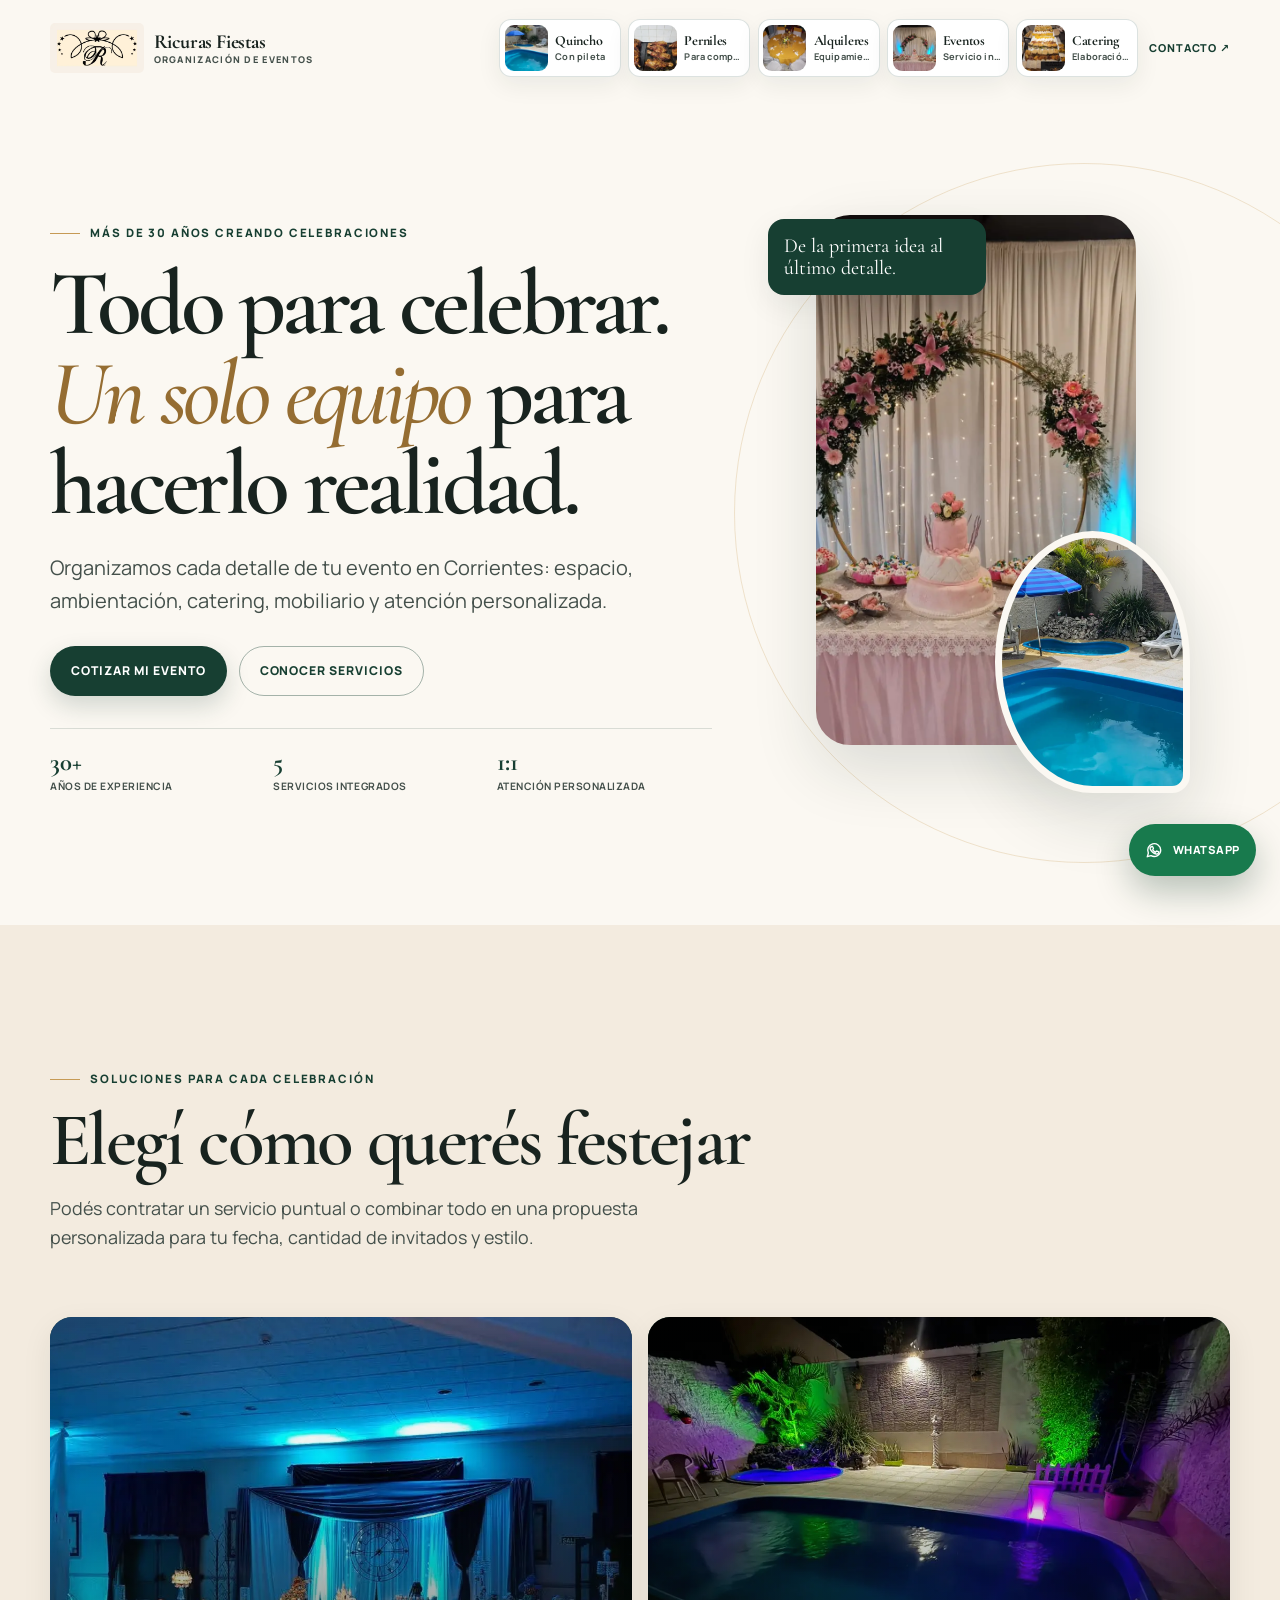
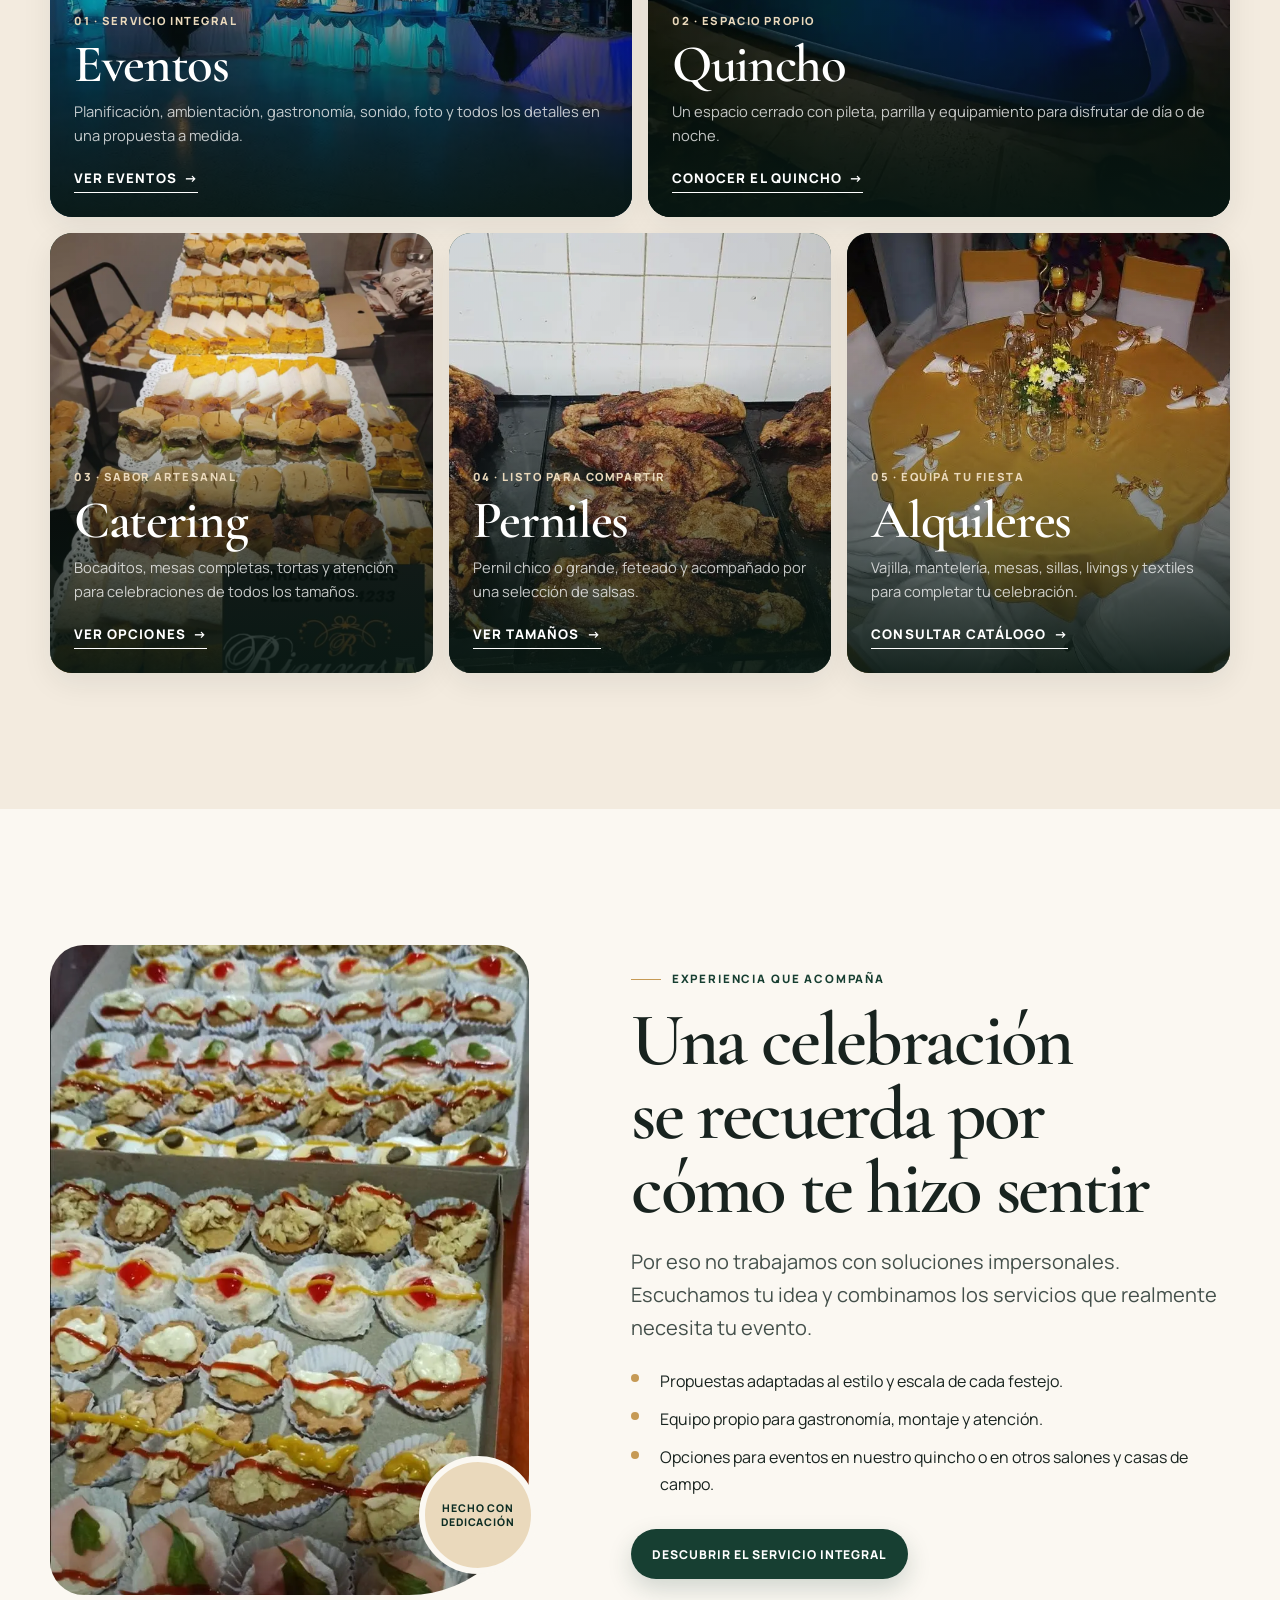
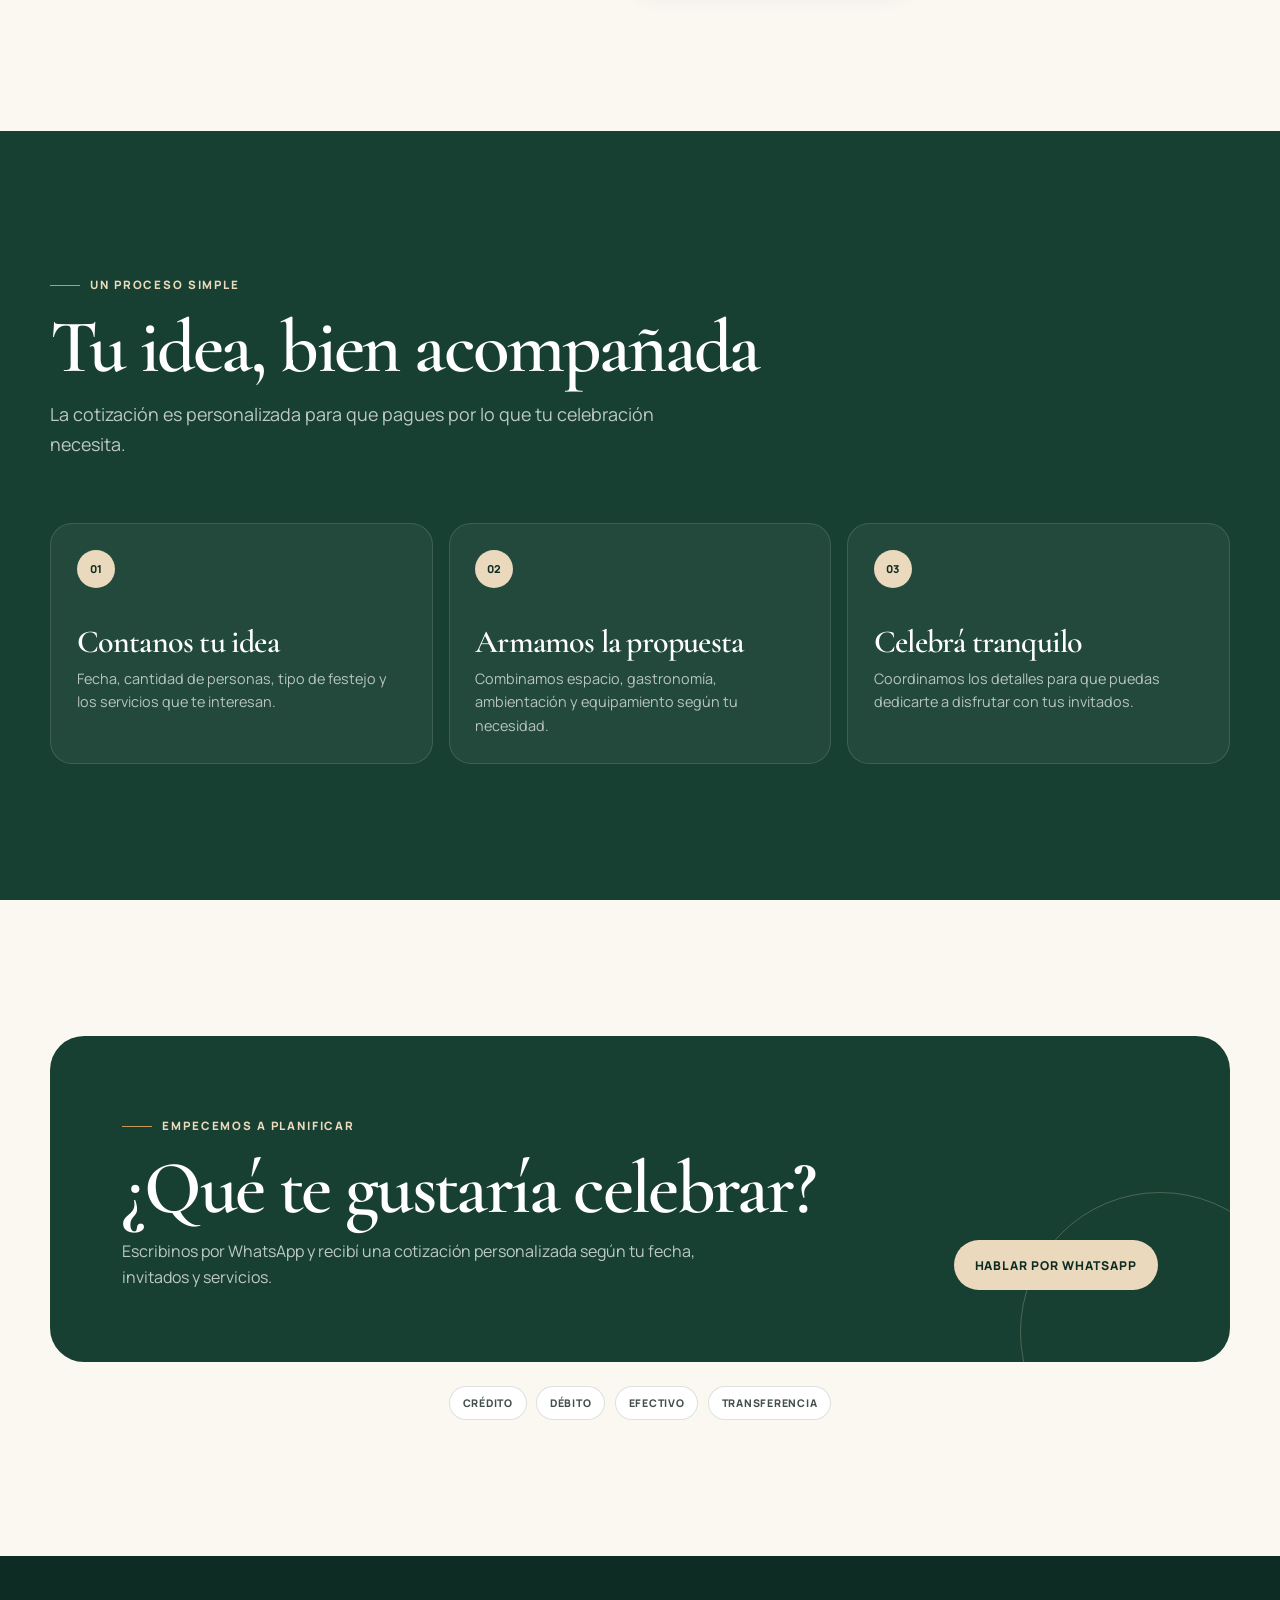
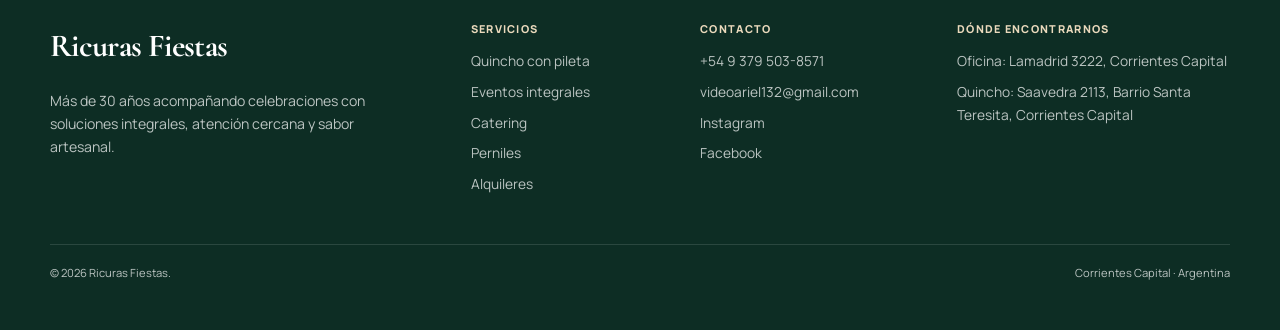
<file: index.html>
<!doctype html>
<html lang="es-AR">
<head>
  <meta charset="utf-8">
  <meta name="viewport" content="width=device-width, initial-scale=1">
  <meta name="description" content="Ricuras Fiestas organiza eventos, catering, quincho con pileta, perniles y alquileres en Corrientes Capital. Más de 30 años creando celebraciones.">
  <meta name="theme-color" content="#173f32">
  <title>Ricuras Fiestas | Eventos y catering en Corrientes</title>
  <link rel="icon" href="assets/images/brand/favicon.png" type="image/png">
  <link rel="preconnect" href="https://fonts.googleapis.com">
  <link rel="preconnect" href="https://fonts.gstatic.com" crossorigin>
  <link href="https://fonts.googleapis.com/css2?family=Cormorant+Garamond:ital,wght@0,500;0,600;0,700;1,500&family=Manrope:wght@400;500;600;700;800&display=swap" rel="stylesheet">
  <script>document.documentElement.classList.add("js");</script>
  <link rel="stylesheet" href="css/styles.css">
  <script type="application/ld+json">
  {
    "@context": "https://schema.org",
    "@type": "LocalBusiness",
    "name": "Ricuras Fiestas",
    "description": "Organización integral de eventos, catering, alquiler de quincho, perniles y mobiliario.",
    "telephone": "+54 9 379 503-8571",
    "email": "videoariel132@gmail.com",
    "address": {
      "@type": "PostalAddress",
      "streetAddress": "Lamadrid 3222",
      "addressLocality": "Corrientes Capital",
      "addressCountry": "AR"
    },
    "sameAs": [
      "https://www.instagram.com/ricuras_fiestas/",
      "https://www.facebook.com/RicurasFiestas"
    ]
  }
  </script>
</head>
<body data-page="inicio">
  <a class="skip-link" href="#contenido">Saltar al contenido</a>
  <div data-site-header></div>

  <main id="contenido">
    <section class="home-hero">
      <div class="container hero-grid">
        <div class="hero-copy reveal">
          <span class="eyebrow">Más de 30 años creando celebraciones</span>
          <h1>Todo para celebrar. <em>Un solo equipo</em> para hacerlo realidad.</h1>
          <p class="lead">Organizamos cada detalle de tu evento en Corrientes: espacio, ambientación, catering, mobiliario y atención personalizada.</p>
          <div class="hero-actions">
            <a class="button button--primary" href="#" data-whatsapp="Hola, quiero contarles mi idea y solicitar una cotización personalizada para un evento.">Cotizar mi evento</a>
            <a class="button button--outline" href="#servicios">Conocer servicios</a>
          </div>
          <div class="hero-trust" aria-label="Principales fortalezas">
            <div><strong>30+</strong><span>Años de experiencia</span></div>
            <div><strong>5</strong><span>Servicios integrados</span></div>
            <div><strong>1:1</strong><span>Atención personalizada</span></div>
          </div>
        </div>

        <div class="hero-collage reveal" aria-label="Selección de trabajos de Ricuras Fiestas">
          <figure class="hero-photo hero-photo--main">
            <img src="assets/images/eventos/evento-15.webp" alt="Mesa dulce rosa preparada por Ricuras Fiestas" width="1600" height="1200">
          </figure>
          <figure class="hero-photo hero-photo--small">
            <img src="assets/images/quincho/quincho-02.webp" alt="Pileta del quincho durante el día" width="1600" height="900">
          </figure>
          <p class="hero-note">De la primera idea al último detalle.</p>
        </div>
      </div>
    </section>

    <section class="section section--cream" id="servicios">
      <div class="container">
        <header class="section-heading reveal">
          <span class="eyebrow">Soluciones para cada celebración</span>
          <h2>Elegí cómo querés festejar</h2>
          <p>Podés contratar un servicio puntual o combinar todo en una propuesta personalizada para tu fecha, cantidad de invitados y estilo.</p>
        </header>

        <div class="services-grid">
          <a class="service-card reveal" href="eventos.html">
            <img src="assets/images/eventos/evento-13.webp" alt="Salón de eventos iluminado en azul" loading="lazy" decoding="async">
            <span class="service-card-content">
              <span class="service-card-number">01 · Servicio integral</span>
              <h3>Eventos</h3>
              <p>Planificación, ambientación, gastronomía, sonido, foto y todos los detalles en una propuesta a medida.</p>
              <span class="text-link">Ver eventos <span aria-hidden="true">→</span></span>
            </span>
          </a>

          <a class="service-card reveal" href="quincho.html">
            <img src="assets/images/quincho/quincho-08.webp" alt="Pileta del quincho iluminada por la noche" loading="lazy" decoding="async">
            <span class="service-card-content">
              <span class="service-card-number">02 · Espacio propio</span>
              <h3>Quincho</h3>
              <p>Un espacio cerrado con pileta, parrilla y equipamiento para disfrutar de día o de noche.</p>
              <span class="text-link">Conocer el quincho <span aria-hidden="true">→</span></span>
            </span>
          </a>

          <a class="service-card reveal" href="catering.html">
            <img src="assets/images/catering/catering-03.webp" alt="Mesa con variedad de bocaditos" loading="lazy" decoding="async">
            <span class="service-card-content">
              <span class="service-card-number">03 · Sabor artesanal</span>
              <h3>Catering</h3>
              <p>Bocaditos, mesas completas, tortas y atención para celebraciones de todos los tamaños.</p>
              <span class="text-link">Ver opciones <span aria-hidden="true">→</span></span>
            </span>
          </a>

          <a class="service-card reveal" href="perniles.html">
            <img src="assets/images/perniles/pernil-02.webp" alt="Perniles dorados recién cocinados" loading="lazy" decoding="async">
            <span class="service-card-content">
              <span class="service-card-number">04 · Listo para compartir</span>
              <h3>Perniles</h3>
              <p>Pernil chico o grande, feteado y acompañado por una selección de salsas.</p>
              <span class="text-link">Ver tamaños <span aria-hidden="true">→</span></span>
            </span>
          </a>

          <a class="service-card reveal" href="alquileres.html">
            <img src="assets/images/eventos/evento-01.webp" alt="Mesa vestida con vajilla y sillas" loading="lazy" decoding="async">
            <span class="service-card-content">
              <span class="service-card-number">05 · Equipá tu fiesta</span>
              <h3>Alquileres</h3>
              <p>Vajilla, mantelería, mesas, sillas, livings y textiles para completar tu celebración.</p>
              <span class="text-link">Consultar catálogo <span aria-hidden="true">→</span></span>
            </span>
          </a>
        </div>
      </div>
    </section>

    <section class="section">
      <div class="container editorial-grid">
        <div class="editorial-media reveal">
          <img src="assets/images/catering/catering-10.webp" alt="Bandejas de canapés elaborados por Ricuras Fiestas" loading="lazy" decoding="async">
          <span class="editorial-badge">Hecho con dedicación</span>
        </div>
        <div class="editorial-copy reveal">
          <span class="eyebrow">Experiencia que acompaña</span>
          <h2>Una celebración se recuerda por cómo te hizo sentir</h2>
          <p class="lead">Por eso no trabajamos con soluciones impersonales. Escuchamos tu idea y combinamos los servicios que realmente necesita tu evento.</p>
          <ul class="check-list">
            <li>Propuestas adaptadas al estilo y escala de cada festejo.</li>
            <li>Equipo propio para gastronomía, montaje y atención.</li>
            <li>Opciones para eventos en nuestro quincho o en otros salones y casas de campo.</li>
          </ul>
          <a class="button button--primary" href="eventos.html">Descubrir el servicio integral</a>
        </div>
      </div>
    </section>

    <section class="section section--forest">
      <div class="container">
        <header class="section-heading reveal">
          <span class="eyebrow">Un proceso simple</span>
          <h2>Tu idea, bien acompañada</h2>
          <p>La cotización es personalizada para que pagues por lo que tu celebración necesita.</p>
        </header>
        <div class="steps">
          <article class="step reveal">
            <h3>Contanos tu idea</h3>
            <p>Fecha, cantidad de personas, tipo de festejo y los servicios que te interesan.</p>
          </article>
          <article class="step reveal">
            <h3>Armamos la propuesta</h3>
            <p>Combinamos espacio, gastronomía, ambientación y equipamiento según tu necesidad.</p>
          </article>
          <article class="step reveal">
            <h3>Celebrá tranquilo</h3>
            <p>Coordinamos los detalles para que puedas dedicarte a disfrutar con tus invitados.</p>
          </article>
        </div>
      </div>
    </section>

    <section class="section">
      <div class="container">
        <div class="cta-band reveal">
          <div class="cta-band-content">
            <div>
              <span class="eyebrow">Empecemos a planificar</span>
              <h2>¿Qué te gustaría celebrar?</h2>
              <p>Escribinos por WhatsApp y recibí una cotización personalizada según tu fecha, invitados y servicios.</p>
            </div>
            <a class="button button--gold" href="#" data-whatsapp="Hola, quiero solicitar una cotización personalizada para mi celebración.">Hablar por WhatsApp</a>
          </div>
        </div>
        <div class="payment-strip" aria-label="Medios de pago disponibles">
          <span>Crédito</span><span>Débito</span><span>Efectivo</span><span>Transferencia</span>
        </div>
      </div>
    </section>
  </main>

  <div data-site-footer></div>
  <a class="whatsapp-float" data-whatsapp-float href="#" aria-label="Consultar por WhatsApp"></a>
  <script src="js/content.js"></script>
  <script src="js/main.js"></script>
</body>
</html>
</file>
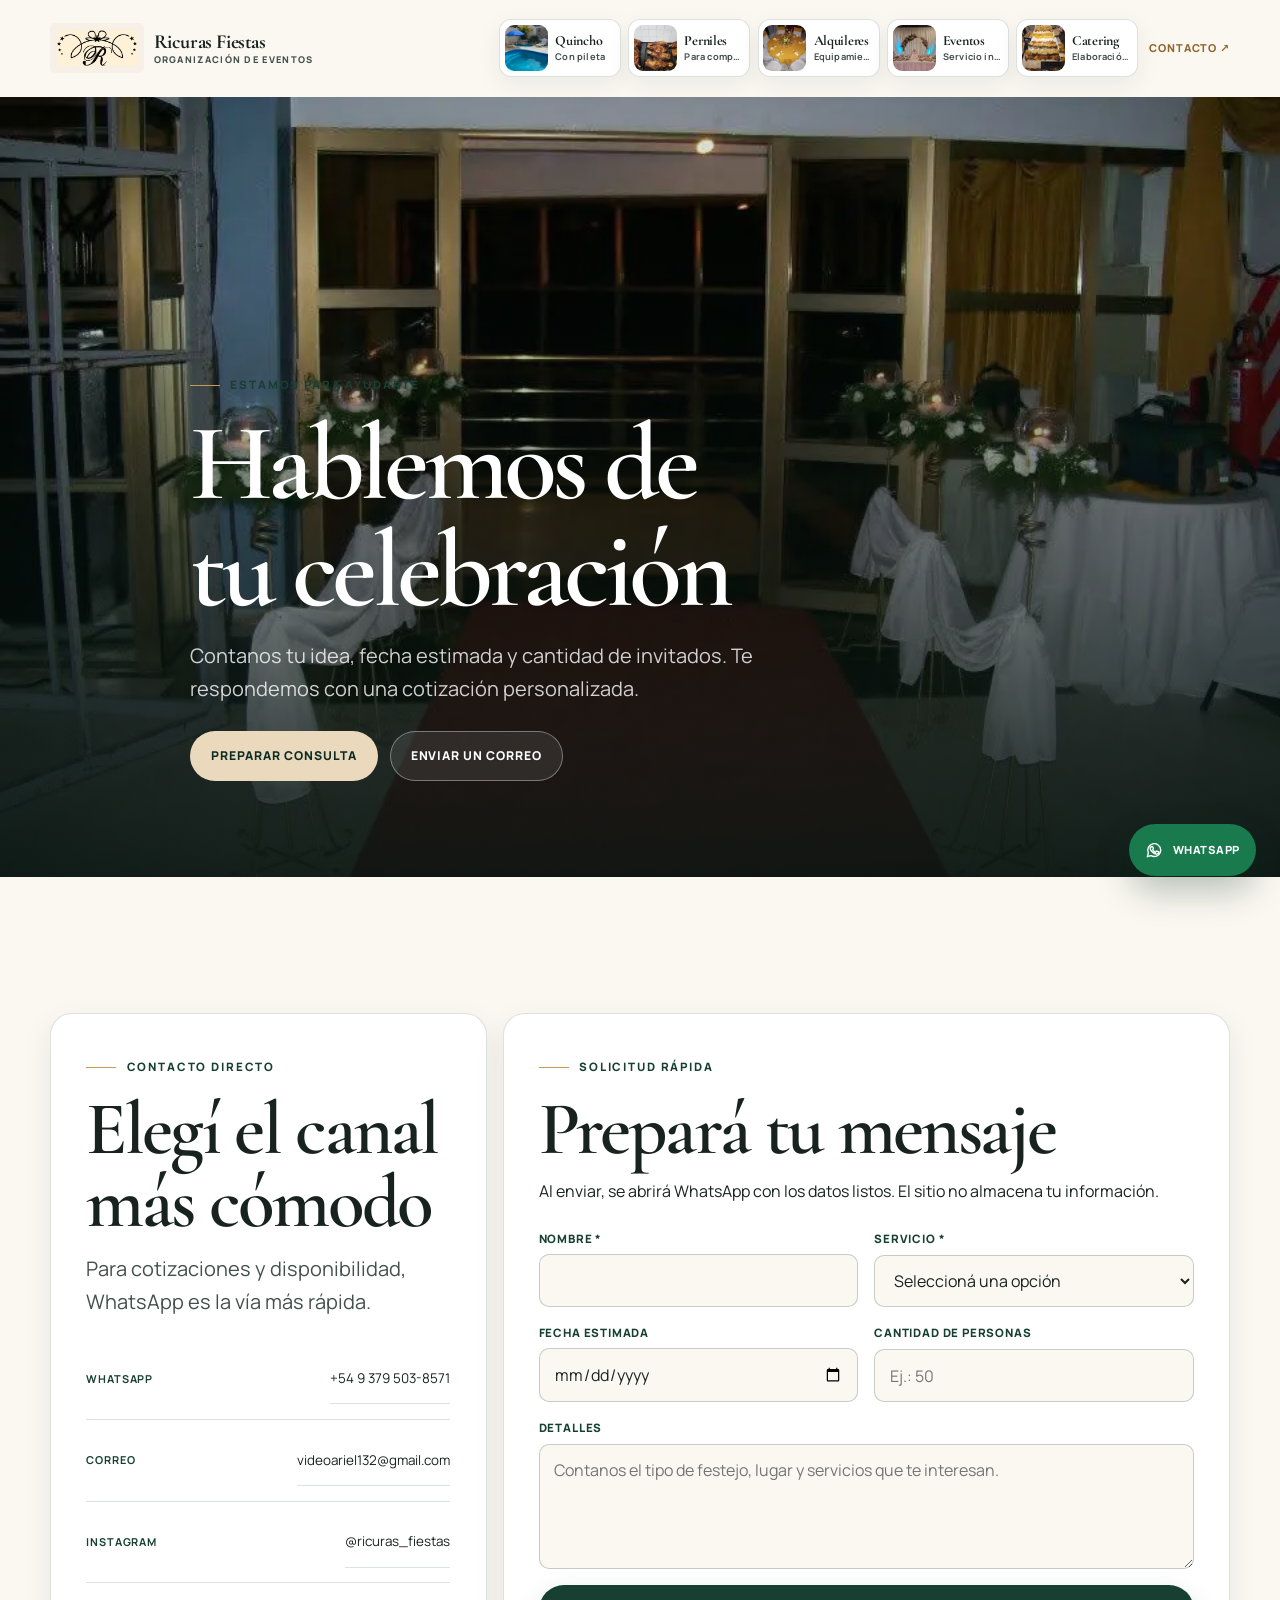
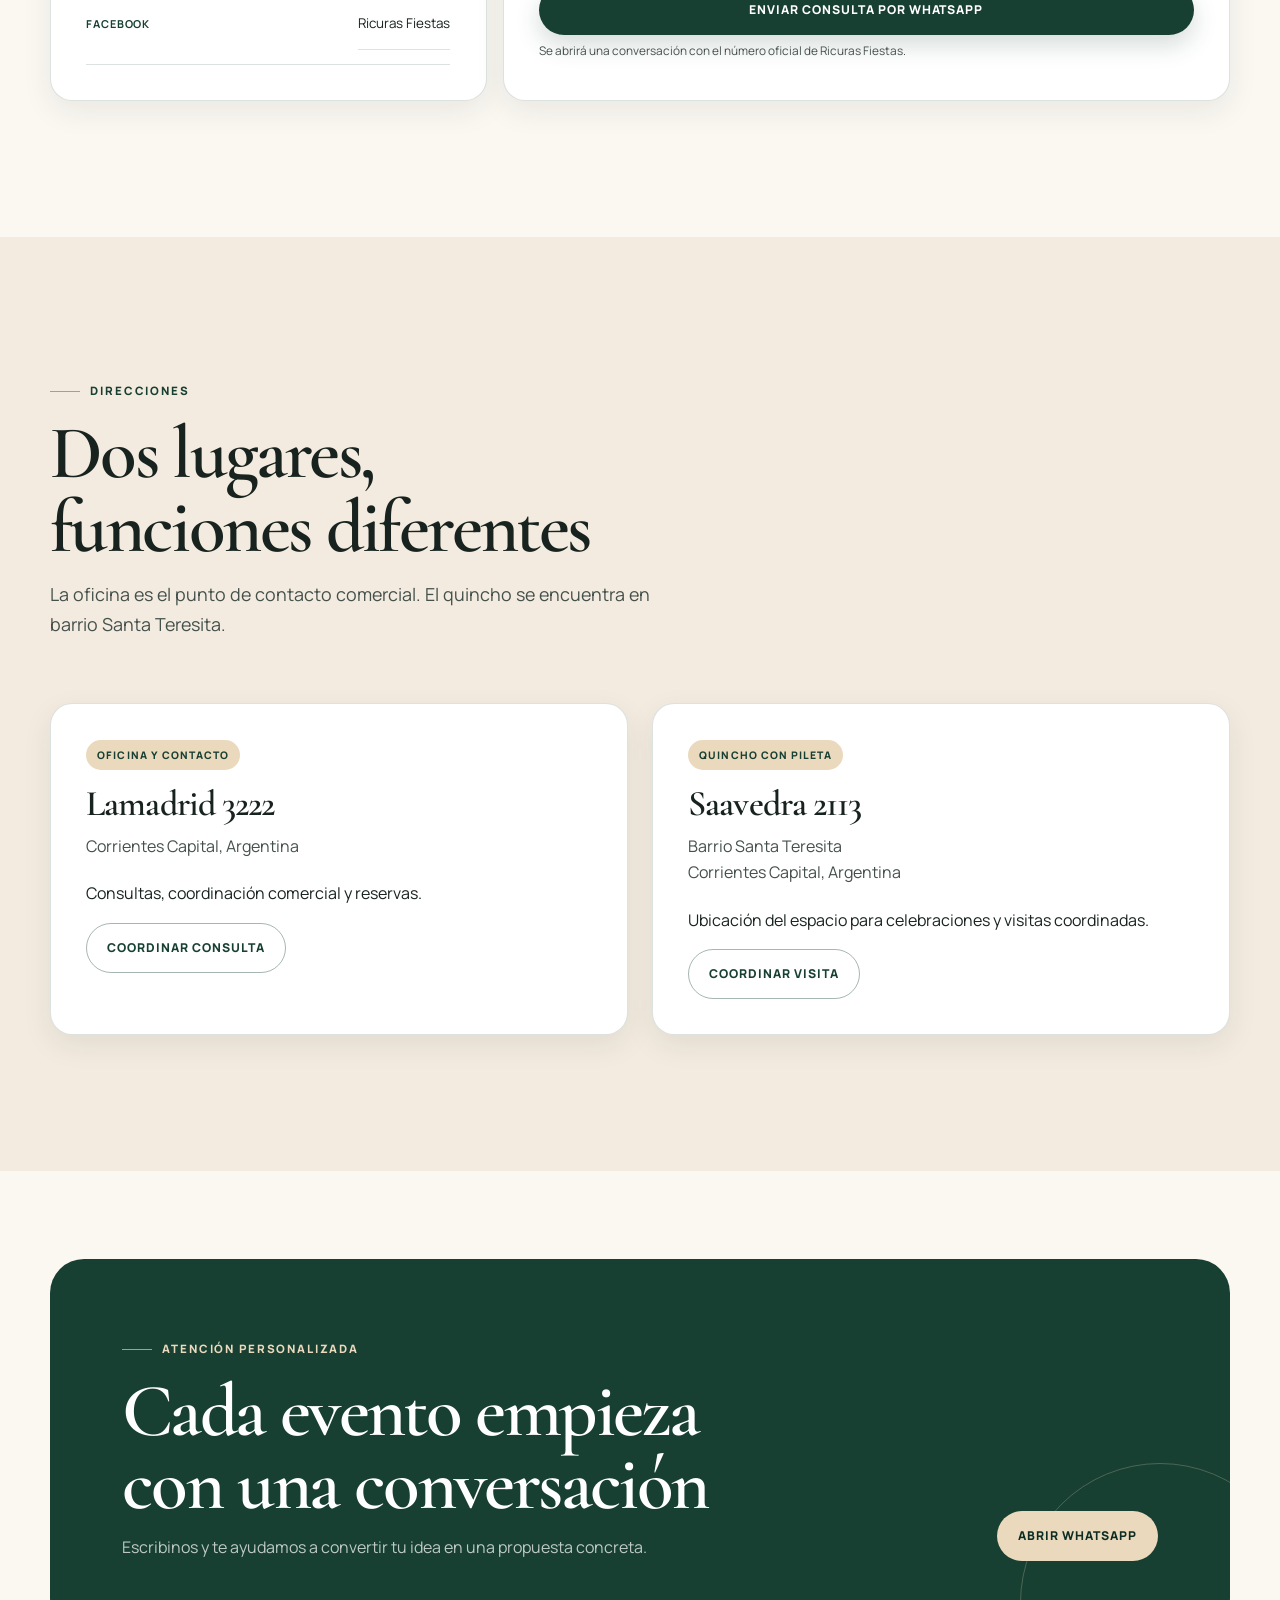
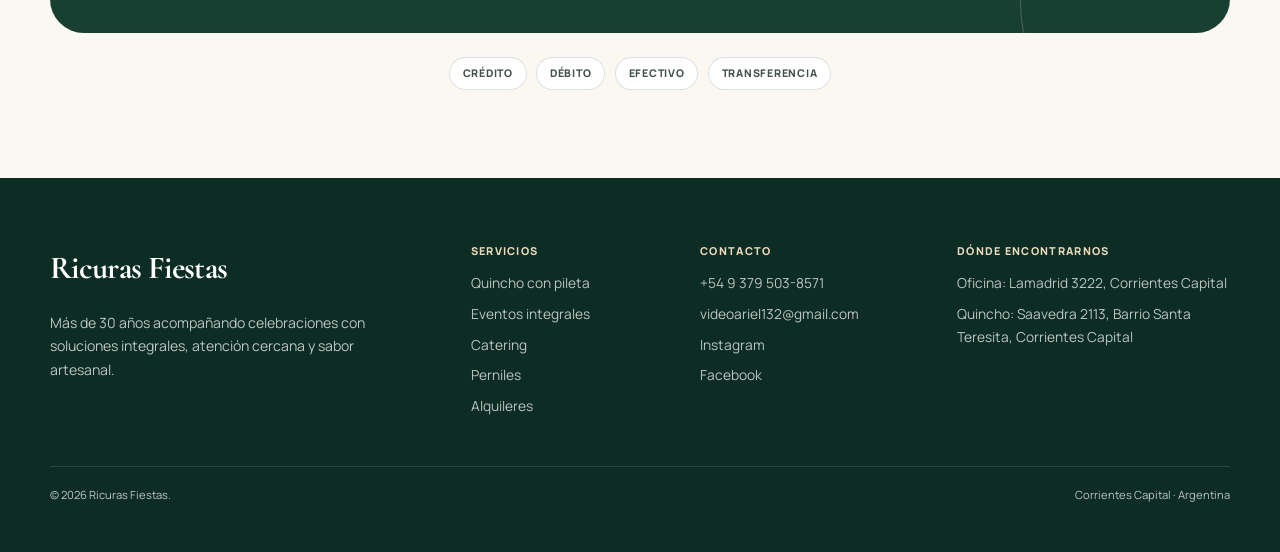
<file: contacto.html>
<!doctype html>
<html lang="es-AR">
<head>
  <meta charset="utf-8">
  <meta name="viewport" content="width=device-width, initial-scale=1">
  <meta name="description" content="Contactá a Ricuras Fiestas por WhatsApp, correo o redes sociales. Cotizaciones personalizadas para eventos en Corrientes Capital.">
  <meta name="theme-color" content="#173f32">
  <title>Contacto y cotizaciones | Ricuras Fiestas</title>
  <link rel="icon" href="assets/images/brand/favicon.png" type="image/png">
  <link rel="preconnect" href="https://fonts.googleapis.com">
  <link rel="preconnect" href="https://fonts.gstatic.com" crossorigin>
  <link href="https://fonts.googleapis.com/css2?family=Cormorant+Garamond:ital,wght@0,500;0,600;0,700;1,500&family=Manrope:wght@400;500;600;700;800&display=swap" rel="stylesheet">
  <script>document.documentElement.classList.add("js");</script>
  <link rel="stylesheet" href="css/styles.css">
</head>
<body data-page="contacto">
  <a class="skip-link" href="#contenido">Saltar al contenido</a>
  <div data-site-header></div>

  <main id="contenido">
    <section class="inner-hero">
      <img src="assets/images/eventos/evento-17.webp" alt="Ingreso a una celebración organizado por Ricuras Fiestas" width="960" height="720">
      <div class="container inner-hero-content reveal">
        <span class="eyebrow">Estamos para ayudarte</span>
        <h1>Hablemos de tu celebración</h1>
        <p>Contanos tu idea, fecha estimada y cantidad de invitados. Te respondemos con una cotización personalizada.</p>
        <div class="inner-hero-actions"><a class="button button--gold" href="#cotizar">Preparar consulta</a><a class="button button--light" href="mailto:videoariel132@gmail.com">Enviar un correo</a></div>
      </div>
    </section>

    <section class="section" id="cotizar">
      <div class="container contact-grid">
        <aside class="contact-panel reveal">
          <span class="eyebrow">Contacto directo</span>
          <h2>Elegí el canal más cómodo</h2>
          <p class="lead">Para cotizaciones y disponibilidad, WhatsApp es la vía más rápida.</p>
          <ul class="contact-list">
            <li><a href="#" data-whatsapp="Hola, quiero hacer una consulta a Ricuras Fiestas."><strong>WhatsApp</strong><span>+54 9 379 503-8571</span></a></li>
            <li><a href="mailto:videoariel132@gmail.com"><strong>Correo</strong><span>videoariel132@gmail.com</span></a></li>
            <li><a href="https://www.instagram.com/ricuras_fiestas/" target="_blank" rel="noopener noreferrer"><strong>Instagram</strong><span>@ricuras_fiestas</span></a></li>
            <li><a href="https://www.facebook.com/RicurasFiestas" target="_blank" rel="noopener noreferrer"><strong>Facebook</strong><span>Ricuras Fiestas</span></a></li>
          </ul>
        </aside>

        <form class="quote-form reveal" data-quote-form>
          <span class="eyebrow">Solicitud rápida</span>
          <h2>Prepará tu mensaje</h2>
          <p>Al enviar, se abrirá WhatsApp con los datos listos. El sitio no almacena tu información.</p>
          <div class="form-grid form-grid--two">
            <div class="form-field"><label for="nombre">Nombre *</label><input id="nombre" name="nombre" type="text" autocomplete="name" required></div>
            <div class="form-field"><label for="servicio">Servicio *</label><select id="servicio" name="servicio" required><option value="">Seleccioná una opción</option><option>Evento integral</option><option>Quincho con pileta</option><option>Catering</option><option>Perniles</option><option>Alquileres</option><option>Otro / varios servicios</option></select></div>
            <div class="form-field"><label for="fecha">Fecha estimada</label><input id="fecha" name="fecha" type="date"></div>
            <div class="form-field"><label for="personas">Cantidad de personas</label><input id="personas" name="personas" type="number" min="1" inputmode="numeric" placeholder="Ej.: 50"></div>
            <div class="form-field form-field--wide"><label for="mensaje">Detalles</label><textarea id="mensaje" name="mensaje" placeholder="Contanos el tipo de festejo, lugar y servicios que te interesan."></textarea></div>
            <div class="form-field form-field--wide"><button class="button button--primary button--block" type="submit">Enviar consulta por WhatsApp</button><small class="form-note">Se abrirá una conversación con el número oficial de Ricuras Fiestas.</small></div>
          </div>
        </form>
      </div>
    </section>

    <section class="section section--cream">
      <div class="container">
        <header class="section-heading reveal"><span class="eyebrow">Direcciones</span><h2>Dos lugares, funciones diferentes</h2><p>La oficina es el punto de contacto comercial. El quincho se encuentra en barrio Santa Teresita.</p></header>
        <div class="location-grid">
          <article class="location-card reveal"><span class="period-label">Oficina y contacto</span><h3>Lamadrid 3222</h3><address>Corrientes Capital, Argentina</address><p>Consultas, coordinación comercial y reservas.</p><a class="button button--outline" href="#" data-whatsapp="Hola, quiero coordinar una consulta en la oficina de Lamadrid 3222.">Coordinar consulta</a></article>
          <article class="location-card reveal"><span class="period-label">Quincho con pileta</span><h3>Saavedra 2113</h3><address>Barrio Santa Teresita<br>Corrientes Capital, Argentina</address><p>Ubicación del espacio para celebraciones y visitas coordinadas.</p><a class="button button--outline" href="#" data-whatsapp="Hola, quiero coordinar una visita al quincho de Saavedra 2113.">Coordinar visita</a></article>
        </div>
      </div>
    </section>

    <section class="section section--compact">
      <div class="container">
        <div class="cta-band reveal"><div class="cta-band-content"><div><span class="eyebrow">Atención personalizada</span><h2>Cada evento empieza con una conversación</h2><p>Escribinos y te ayudamos a convertir tu idea en una propuesta concreta.</p></div><a class="button button--gold" href="#" data-whatsapp="Hola, quiero conversar sobre mi próxima celebración.">Abrir WhatsApp</a></div></div>
        <div class="payment-strip"><span>Crédito</span><span>Débito</span><span>Efectivo</span><span>Transferencia</span></div>
      </div>
    </section>
  </main>

  <div data-site-footer></div>
  <a class="whatsapp-float" data-whatsapp-float href="#" aria-label="Consultar por WhatsApp"></a>
  <script src="js/content.js"></script><script src="js/main.js"></script>
</body>
</html>
</file>
<file: css/styles.css>
/* ================================================================
   RICURAS FIESTAS — SISTEMA VISUAL
   Mobile first · CSS compartido por todas las páginas
   ================================================================ */

/* 1. Variables y base ------------------------------------------------ */
:root {
  --ink: #18231f;
  --ink-soft: #44504b;
  --forest: #173f32;
  --forest-dark: #0d2d24;
  --sage: #8da192;
  --gold: #c69a55;
  --gold-light: #ead9bc;
  --ivory: #fbf8f2;
  --cream: #f3ebdf;
  --white: #ffffff;
  --line: rgba(23, 63, 50, 0.15);
  --shadow-sm: 0 10px 30px rgba(20, 39, 32, 0.08);
  --shadow-md: 0 24px 65px rgba(20, 39, 32, 0.14);
  --font-display: "Cormorant Garamond", Georgia, serif;
  --font-body: "Manrope", Inter, system-ui, -apple-system, BlinkMacSystemFont, "Segoe UI", sans-serif;
  --container: 1180px;
  --radius-sm: 12px;
  --radius-md: 22px;
  --radius-lg: 34px;
  --transition: 220ms ease;
}

*,
*::before,
*::after {
  box-sizing: border-box;
}

html {
  scroll-behavior: smooth;
  scroll-padding-top: 110px;
}

body {
  margin: 0;
  color: var(--ink);
  background: var(--ivory);
  font-family: var(--font-body);
  font-size: 1rem;
  line-height: 1.65;
  text-rendering: optimizeLegibility;
  -webkit-font-smoothing: antialiased;
}

body.menu-open,
body.dialog-open {
  overflow: hidden;
}

img,
video {
  display: block;
  max-width: 100%;
}

a {
  color: inherit;
  text-decoration: none;
}

button,
input,
select,
textarea {
  color: inherit;
  font: inherit;
}

button,
a {
  -webkit-tap-highlight-color: transparent;
}

h1,
h2,
h3,
p,
ul {
  margin-top: 0;
}

h1,
h2,
h3 {
  font-family: var(--font-display);
  font-weight: 600;
  line-height: 0.98;
  text-wrap: balance;
}

h1 {
  font-size: clamp(3rem, 12vw, 6.8rem);
  letter-spacing: -0.045em;
}

h2 {
  font-size: clamp(2.35rem, 8vw, 4.7rem);
  letter-spacing: -0.035em;
}

h3 {
  font-size: clamp(1.6rem, 5vw, 2.25rem);
  letter-spacing: -0.025em;
}

p:last-child,
ul:last-child {
  margin-bottom: 0;
}

::selection {
  color: var(--white);
  background: var(--forest);
}

:focus-visible {
  outline: 3px solid var(--gold);
  outline-offset: 4px;
}

.skip-link {
  position: fixed;
  top: 10px;
  left: 10px;
  z-index: 2000;
  padding: 0.75rem 1rem;
  color: var(--white);
  background: var(--forest-dark);
  border-radius: 8px;
  transform: translateY(-150%);
  transition: transform var(--transition);
}

.skip-link:focus {
  transform: translateY(0);
}

.container {
  width: min(calc(100% - 2rem), var(--container));
  margin-inline: auto;
}

.section {
  padding-block: clamp(4.5rem, 11vw, 8.5rem);
}

.section--compact {
  padding-block: clamp(3rem, 8vw, 5.5rem);
}

.section--cream {
  background: var(--cream);
}

.section--forest {
  color: var(--white);
  background: var(--forest);
}

.eyebrow {
  display: inline-flex;
  align-items: center;
  gap: 0.65rem;
  margin-bottom: 1.1rem;
  color: var(--forest);
  font-size: 0.72rem;
  font-weight: 800;
  letter-spacing: 0.16em;
  line-height: 1.3;
  text-transform: uppercase;
}

.eyebrow::before {
  width: 30px;
  height: 1px;
  background: var(--gold);
  content: "";
}

.section--forest .eyebrow,
.hero--dark .eyebrow,
.cta-band .eyebrow {
  color: var(--gold-light);
}

.section-heading {
  max-width: 760px;
  margin-bottom: clamp(2rem, 6vw, 4rem);
}

.section-heading h2 {
  margin-bottom: 1rem;
}

.section-heading p {
  max-width: 650px;
  color: var(--ink-soft);
  font-size: clamp(1rem, 2vw, 1.12rem);
}

.section--forest .section-heading p {
  color: rgba(255, 255, 255, 0.72);
}

.lead {
  color: var(--ink-soft);
  font-size: clamp(1.05rem, 2.5vw, 1.25rem);
}

.text-link {
  display: inline-flex;
  align-items: center;
  gap: 0.45rem;
  padding-bottom: 0.15rem;
  border-bottom: 1px solid currentColor;
  color: var(--forest);
  font-size: 0.83rem;
  font-weight: 800;
  letter-spacing: 0.08em;
  text-transform: uppercase;
  transition: gap var(--transition), color var(--transition);
}

.text-link:hover {
  gap: 0.7rem;
  color: #8f672c;
}

/* 2. Botones --------------------------------------------------------- */
.button {
  display: inline-flex;
  min-height: 50px;
  align-items: center;
  justify-content: center;
  gap: 0.65rem;
  padding: 0.85rem 1.25rem;
  border: 1px solid transparent;
  border-radius: 999px;
  cursor: pointer;
  font-size: 0.76rem;
  font-weight: 800;
  letter-spacing: 0.08em;
  line-height: 1.25;
  text-align: center;
  text-transform: uppercase;
  transition: transform var(--transition), background var(--transition), color var(--transition), border-color var(--transition);
}

.button:hover {
  transform: translateY(-2px);
}

.button--primary {
  color: var(--white);
  background: var(--forest);
  box-shadow: 0 10px 25px rgba(23, 63, 50, 0.18);
}

.button--primary:hover {
  background: var(--forest-dark);
}

.button--gold {
  color: var(--forest-dark);
  background: var(--gold-light);
}

.button--gold:hover {
  background: var(--white);
}

.button--outline {
  color: var(--forest);
  background: transparent;
  border-color: rgba(23, 63, 50, 0.38);
}

.button--outline:hover {
  color: var(--white);
  background: var(--forest);
  border-color: var(--forest);
}

.button--light {
  color: var(--white);
  background: rgba(255, 255, 255, 0.09);
  border-color: rgba(255, 255, 255, 0.36);
}

.button--light:hover {
  color: var(--forest);
  background: var(--white);
}

.button--block {
  width: 100%;
}

.button svg,
.whatsapp-float svg {
  width: 1.15rem;
  height: 1.15rem;
  flex: 0 0 auto;
}

/* 3. Encabezado y navegación ---------------------------------------- */
.site-header {
  position: sticky;
  top: 0;
  z-index: 900;
  background: rgba(251, 248, 242, 0.94);
  border-bottom: 1px solid transparent;
  backdrop-filter: blur(16px);
  transition: box-shadow var(--transition), border-color var(--transition);
}

.site-header.is-scrolled {
  border-color: var(--line);
  box-shadow: 0 8px 30px rgba(20, 39, 32, 0.06);
}

.header-inner {
  display: flex;
  min-height: 84px;
  align-items: center;
  justify-content: space-between;
  gap: 0.75rem;
}

.brand {
  display: inline-flex;
  min-width: 0;
  align-items: center;
  gap: 0.5rem;
}

.brand img {
  width: 84px;
  height: 44px;
  flex: 0 0 auto;
  object-fit: contain;
  border-radius: 5px;
}

.brand-copy {
  display: grid;
  line-height: 1;
}

.brand-name {
  font-family: var(--font-display);
  font-size: 1.05rem;
  font-weight: 700;
  letter-spacing: -0.02em;
}

.brand-tagline {
  display: none;
  margin-top: 0.2rem;
  color: var(--ink-soft);
  font-size: 0.58rem;
  font-weight: 800;
  letter-spacing: 0.14em;
  text-transform: uppercase;
}

.nav-toggle {
  display: inline-grid;
  width: 46px;
  height: 46px;
  place-items: center;
  border: 1px solid var(--line);
  border-radius: 50%;
  background: transparent;
  cursor: pointer;
}

.nav-toggle-lines,
.nav-toggle-lines::before,
.nav-toggle-lines::after {
  display: block;
  width: 19px;
  height: 1.5px;
  background: var(--ink);
  transition: transform var(--transition), opacity var(--transition);
}

.nav-toggle-lines {
  position: relative;
}

.nav-toggle-lines::before,
.nav-toggle-lines::after {
  position: absolute;
  left: 0;
  content: "";
}

.nav-toggle-lines::before {
  transform: translateY(-6px);
}

.nav-toggle-lines::after {
  transform: translateY(6px);
}

.nav-toggle[aria-expanded="true"] .nav-toggle-lines {
  background: transparent;
}

.nav-toggle[aria-expanded="true"] .nav-toggle-lines::before {
  transform: rotate(45deg);
}

.nav-toggle[aria-expanded="true"] .nav-toggle-lines::after {
  transform: rotate(-45deg);
}

.main-nav {
  position: absolute;
  top: 100%;
  right: 0;
  left: 0;
  height: calc(100svh - 84px);
  display: flex;
  flex-direction: column;
  padding: 1.25rem max(1rem, calc((100vw - var(--container)) / 2)) 2rem;
  background: var(--ivory);
  opacity: 0;
  overflow-y: auto;
  pointer-events: none;
  transform: translateY(-12px);
  transition: opacity var(--transition), transform var(--transition);
}

.main-nav.is-open {
  opacity: 1;
  pointer-events: auto;
  transform: translateY(0);
}

.nav-list {
  display: grid;
  grid-template-columns: repeat(2, minmax(0, 1fr));
  gap: 0.65rem;
  margin: 0;
  padding: 0;
  list-style: none;
}

.nav-list li:last-child {
  grid-column: 1 / -1;
}

.nav-mobile-intro {
  margin-bottom: 0.8rem;
  color: var(--ink-soft);
  font-size: 0.7rem;
  font-weight: 800;
  letter-spacing: 0.1em;
  text-transform: uppercase;
}

.nav-card {
  position: relative;
  display: flex;
  min-width: 0;
  height: 76px;
  align-items: center;
  gap: 0.65rem;
  padding: 0.4rem;
  overflow: hidden;
  background: var(--white);
  border: 1px solid var(--line);
  border-radius: 14px;
  box-shadow: 0 8px 24px rgba(20, 39, 32, 0.07);
  transition: transform var(--transition), border-color var(--transition), box-shadow var(--transition), background var(--transition);
}

.nav-card:hover {
  border-color: rgba(198, 154, 85, 0.72);
  box-shadow: 0 12px 28px rgba(20, 39, 32, 0.11);
  transform: translateY(-2px);
}

.nav-card[aria-current="page"] {
  background: #f5eddf;
  border-color: var(--gold);
  box-shadow: inset 0 0 0 1px rgba(198, 154, 85, 0.18);
}

.nav-card-media {
  width: 58px;
  height: 100%;
  flex: 0 0 auto;
  overflow: hidden;
  border-radius: 10px;
}

.nav-card-media img {
  width: 100%;
  height: 100%;
  object-fit: cover;
  transition: transform 450ms ease;
}

.nav-card:hover .nav-card-media img {
  transform: scale(1.06);
}

.nav-card-copy {
  display: grid;
  min-width: 0;
  line-height: 1.15;
}

.nav-card-copy strong {
  overflow: hidden;
  font-family: var(--font-display);
  font-size: 1.15rem;
  font-weight: 700;
  letter-spacing: -0.02em;
  text-overflow: ellipsis;
}

.nav-card-copy small {
  display: block;
  margin-top: 0.2rem;
  overflow: hidden;
  color: var(--ink-soft);
  font-size: 0.62rem;
  font-weight: 700;
  letter-spacing: 0.02em;
  text-overflow: ellipsis;
  white-space: nowrap;
}

.nav-utility {
  display: flex;
  align-items: center;
  justify-content: space-between;
  gap: 1rem;
  margin-top: 1rem;
  padding-top: 1rem;
  border-top: 1px solid var(--line);
}

.nav-utility a {
  color: var(--forest);
  font-size: 0.74rem;
  font-weight: 800;
  letter-spacing: 0.08em;
  text-transform: uppercase;
}

.nav-utility a[aria-current="page"] {
  color: #8f672c;
}

/* 4. Hero de inicio -------------------------------------------------- */
.home-hero {
  position: relative;
  padding: clamp(3rem, 8vw, 7rem) 0 clamp(4rem, 9vw, 8rem);
  overflow: hidden;
}

.home-hero::before {
  position: absolute;
  top: 8%;
  right: -12%;
  width: min(56vw, 700px);
  aspect-ratio: 1;
  border: 1px solid rgba(198, 154, 85, 0.25);
  border-radius: 50%;
  content: "";
  pointer-events: none;
}

.hero-grid {
  position: relative;
  display: grid;
  gap: 3rem;
}

.hero-copy {
  position: relative;
  z-index: 2;
}

.home-hero h1 {
  max-width: 850px;
  margin-bottom: 1.35rem;
}

.home-hero h1 em {
  color: #956d32;
  font-style: italic;
  font-weight: 500;
}

.hero-copy .lead {
  max-width: 590px;
  margin-bottom: 1.8rem;
}

.hero-actions {
  display: flex;
  flex-wrap: wrap;
  gap: 0.75rem;
}

.hero-trust {
  display: grid;
  grid-template-columns: repeat(3, minmax(0, 1fr));
  gap: 0.5rem;
  margin-top: 2rem;
  padding-top: 1.35rem;
  border-top: 1px solid var(--line);
}

.hero-trust strong {
  display: block;
  color: var(--forest);
  font-family: var(--font-display);
  font-size: 1.55rem;
  line-height: 1;
}

.hero-trust span {
  display: block;
  margin-top: 0.3rem;
  color: var(--ink-soft);
  font-size: 0.64rem;
  font-weight: 700;
  letter-spacing: 0.05em;
  line-height: 1.35;
  text-transform: uppercase;
}

.hero-collage {
  position: relative;
  min-height: 480px;
}

.hero-photo {
  position: absolute;
  overflow: hidden;
  background: var(--cream);
  box-shadow: var(--shadow-md);
}

.hero-photo img {
  width: 100%;
  height: 100%;
  object-fit: cover;
  transition: transform 900ms cubic-bezier(0.2, 0.75, 0.25, 1);
}

.hero-photo:hover img {
  transform: scale(1.035);
}

.hero-photo--main {
  inset: 0 12% 8% 0;
  border-radius: var(--radius-lg) var(--radius-lg) 90px var(--radius-lg);
}

.hero-photo--main img {
  object-position: 58% center;
}

.hero-photo--small {
  right: 0;
  bottom: 0;
  width: 43%;
  height: 43%;
  border: 7px solid var(--ivory);
  border-radius: 50% 50% 18px 50%;
}

.hero-note {
  position: absolute;
  top: 1.2rem;
  left: -0.5rem;
  z-index: 2;
  width: min(220px, 48%);
  padding: 1rem;
  color: var(--white);
  background: var(--forest);
  border-radius: 16px;
  box-shadow: var(--shadow-sm);
  font-family: var(--font-display);
  font-size: 1.25rem;
  line-height: 1.1;
}

/* 5. Tarjetas de servicios ------------------------------------------ */
.services-grid {
  display: grid;
  gap: 1rem;
}

.service-card {
  position: relative;
  min-height: 440px;
  overflow: hidden;
  color: var(--white);
  background: var(--forest);
  border-radius: var(--radius-md);
  box-shadow: var(--shadow-sm);
}

.service-card img {
  position: absolute;
  inset: 0;
  width: 100%;
  height: 100%;
  object-fit: cover;
  transition: transform 700ms cubic-bezier(0.2, 0.75, 0.25, 1);
}

.service-card::after {
  position: absolute;
  inset: 0;
  background: linear-gradient(180deg, rgba(8, 24, 19, 0.04) 30%, rgba(8, 24, 19, 0.92) 100%);
  content: "";
}

.service-card:hover img {
  transform: scale(1.05);
}

.service-card-content {
  position: absolute;
  right: 0;
  bottom: 0;
  left: 0;
  z-index: 1;
  padding: 1.5rem;
}

.service-card-number {
  display: block;
  margin-bottom: 0.5rem;
  color: var(--gold-light);
  font-size: 0.7rem;
  font-weight: 800;
  letter-spacing: 0.14em;
  text-transform: uppercase;
}

.service-card h3 {
  margin-bottom: 0.55rem;
  font-size: clamp(2.1rem, 8vw, 3.3rem);
}

.service-card p {
  max-width: 34rem;
  margin-bottom: 1rem;
  color: rgba(255, 255, 255, 0.76);
  font-size: 0.92rem;
}

.service-card .text-link {
  color: var(--white);
}

/* 6. Contenido editorial y proceso ---------------------------------- */
.editorial-grid {
  display: grid;
  gap: 2.5rem;
  align-items: center;
}

.editorial-media {
  position: relative;
}

.editorial-media img {
  width: 100%;
  aspect-ratio: 4 / 5;
  object-fit: cover;
  border-radius: var(--radius-lg) var(--radius-lg) 120px var(--radius-lg);
}

.editorial-badge {
  position: absolute;
  right: -0.5rem;
  bottom: 1.3rem;
  display: grid;
  width: 118px;
  aspect-ratio: 1;
  place-items: center;
  padding: 1rem;
  color: var(--forest-dark);
  background: var(--gold-light);
  border: 6px solid var(--ivory);
  border-radius: 50%;
  font-size: 0.66rem;
  font-weight: 800;
  letter-spacing: 0.08em;
  line-height: 1.35;
  text-align: center;
  text-transform: uppercase;
}

.editorial-copy h2 {
  margin-bottom: 1.2rem;
}

.editorial-copy .lead {
  margin-bottom: 1.5rem;
}

.check-list {
  display: grid;
  gap: 0.75rem;
  margin: 1.5rem 0 2rem;
  padding: 0;
  list-style: none;
}

.check-list li {
  position: relative;
  padding-left: 1.8rem;
}

.check-list li::before {
  position: absolute;
  top: 0.65em;
  left: 0;
  width: 8px;
  height: 8px;
  background: var(--gold);
  border-radius: 50%;
  content: "";
  transform: translateY(-50%);
}

.steps {
  display: grid;
  gap: 1rem;
  counter-reset: steps;
}

.step {
  position: relative;
  padding: 1.6rem;
  background: rgba(255, 255, 255, 0.055);
  border: 1px solid rgba(255, 255, 255, 0.12);
  border-radius: var(--radius-md);
  counter-increment: steps;
}

.step::before {
  display: grid;
  width: 38px;
  height: 38px;
  place-items: center;
  margin-bottom: 2.4rem;
  color: var(--forest-dark);
  background: var(--gold-light);
  border-radius: 50%;
  content: counter(steps, decimal-leading-zero);
  font-size: 0.68rem;
  font-weight: 800;
}

.step h3 {
  margin-bottom: 0.55rem;
  font-size: 2rem;
}

.step p {
  color: rgba(255, 255, 255, 0.68);
  font-size: 0.9rem;
}

/* 7. Hero interior --------------------------------------------------- */
.inner-hero {
  position: relative;
  min-height: min(780px, calc(100svh - 110px));
  display: grid;
  align-items: end;
  color: var(--white);
  background: var(--forest-dark);
  overflow: hidden;
}

.inner-hero > img {
  position: absolute;
  inset: 0;
  width: 100%;
  height: 100%;
  object-fit: cover;
}

.inner-hero::after {
  position: absolute;
  inset: 0;
  background: linear-gradient(180deg, rgba(7, 20, 16, 0.12) 18%, rgba(7, 20, 16, 0.9) 100%);
  content: "";
}

.inner-hero-content {
  position: relative;
  z-index: 1;
  max-width: 900px;
  padding-block: clamp(5rem, 14vw, 9rem) clamp(3rem, 8vw, 6rem);
}

.inner-hero h1 {
  margin-bottom: 1rem;
}

.inner-hero p {
  max-width: 680px;
  color: rgba(255, 255, 255, 0.8);
  font-size: clamp(1.05rem, 2.5vw, 1.25rem);
}

.inner-hero-actions {
  display: flex;
  flex-wrap: wrap;
  gap: 0.75rem;
  margin-top: 1.6rem;
}

.anchor-bar {
  position: sticky;
  top: 0;
  z-index: 700;
  overflow-x: auto;
  background: rgba(251, 248, 242, 0.96);
  border-bottom: 1px solid var(--line);
  scrollbar-width: none;
  backdrop-filter: blur(14px);
}

.anchor-bar::-webkit-scrollbar {
  display: none;
}

.anchor-list {
  display: flex;
  width: max-content;
  min-width: 100%;
  gap: 1.4rem;
  margin: 0;
  padding: 0.8rem 1rem;
  list-style: none;
}

.anchor-list a {
  color: var(--ink-soft);
  font-size: 0.68rem;
  font-weight: 800;
  letter-spacing: 0.1em;
  white-space: nowrap;
  text-transform: uppercase;
}

.anchor-list a:hover {
  color: var(--forest);
}

/* 8. Datos, beneficios y precios ------------------------------------ */
.facts-grid,
.features-grid,
.pricing-grid,
.promos-grid {
  display: grid;
  gap: 1rem;
}

.fact,
.feature,
.price-card,
.promo-card {
  padding: 1.5rem;
  background: var(--white);
  border: 1px solid var(--line);
  border-radius: var(--radius-md);
  box-shadow: var(--shadow-sm);
}

.fact strong {
  display: block;
  margin-bottom: 0.35rem;
  color: var(--forest);
  font-family: var(--font-display);
  font-size: 2rem;
  line-height: 1;
}

.fact span,
.feature p {
  color: var(--ink-soft);
  font-size: 0.88rem;
}

.feature-icon {
  display: grid;
  width: 46px;
  height: 46px;
  place-items: center;
  margin-bottom: 1.5rem;
  color: var(--forest);
  background: var(--gold-light);
  border-radius: 50%;
  font-family: var(--font-display);
  font-size: 1.35rem;
  font-weight: 700;
}

.feature h3 {
  margin-bottom: 0.55rem;
  font-size: 1.7rem;
}

.period-label {
  display: inline-flex;
  margin-bottom: 1rem;
  padding: 0.38rem 0.7rem;
  color: var(--forest);
  background: var(--gold-light);
  border-radius: 999px;
  font-size: 0.65rem;
  font-weight: 800;
  letter-spacing: 0.1em;
  text-transform: uppercase;
}

.price-card {
  display: flex;
  flex-direction: column;
}

.price-card--featured {
  color: var(--white);
  background: var(--forest);
  border-color: var(--forest);
}

.price-card--featured .period-label {
  color: var(--forest-dark);
  background: var(--gold-light);
}

.price-card h3 {
  margin-bottom: 0.4rem;
  font-size: 2.2rem;
}

.price-card-subtitle {
  min-height: 2.8em;
  margin-bottom: 1.2rem;
  color: var(--ink-soft);
  font-size: 0.86rem;
}

.price-card--featured .price-card-subtitle,
.price-card--featured .price-list,
.price-card--featured .price-note {
  color: rgba(255, 255, 255, 0.72);
}

.price-value {
  margin-bottom: 1.2rem;
  color: var(--forest);
  font-family: var(--font-display);
  font-size: clamp(2.4rem, 9vw, 3.6rem);
  font-weight: 700;
  letter-spacing: -0.04em;
  line-height: 1;
}

.price-card--featured .price-value {
  color: var(--gold-light);
}

.price-value small {
  color: var(--ink-soft);
  font-family: var(--font-body);
  font-size: 0.7rem;
  font-weight: 700;
  letter-spacing: 0.05em;
  text-transform: uppercase;
}

.price-list {
  display: grid;
  gap: 0.55rem;
  margin: 0 0 1.4rem;
  padding: 0;
  color: var(--ink-soft);
  font-size: 0.86rem;
  list-style: none;
}

.price-list li {
  position: relative;
  padding-left: 1.25rem;
}

.price-list li::before {
  position: absolute;
  top: 0.68em;
  left: 0;
  width: 5px;
  height: 5px;
  background: var(--gold);
  border-radius: 50%;
  content: "";
}

.price-card .button {
  margin-top: auto;
}

.price-note {
  margin-top: -0.6rem;
  margin-bottom: 1.3rem;
  color: var(--ink-soft);
  font-size: 0.76rem;
}

.price-table-wrap {
  overflow: hidden;
  background: var(--white);
  border: 1px solid var(--line);
  border-radius: var(--radius-md);
  box-shadow: var(--shadow-sm);
}

.price-table {
  width: 100%;
  border-collapse: collapse;
}

.price-table caption {
  padding: 1.2rem;
  font-family: var(--font-display);
  font-size: 1.8rem;
  font-weight: 600;
  text-align: left;
}

.price-table th,
.price-table td {
  padding: 0.85rem 1rem;
  border-top: 1px solid var(--line);
  font-size: 0.84rem;
  text-align: left;
  vertical-align: top;
}

.price-table th {
  width: 66%;
  color: var(--ink-soft);
  font-weight: 600;
}

.price-table td {
  color: var(--forest);
  font-weight: 800;
  white-space: nowrap;
}

.promo-card {
  position: relative;
  overflow: hidden;
}

.promo-card::before {
  position: absolute;
  top: -45px;
  right: -45px;
  width: 120px;
  height: 120px;
  background: var(--gold-light);
  border-radius: 50%;
  content: "";
  opacity: 0.65;
}

.promo-card h3 {
  position: relative;
  margin-bottom: 0.5rem;
  font-size: 2.25rem;
}

.promo-price {
  position: relative;
  margin-bottom: 1rem;
  color: var(--forest);
  font-family: var(--font-display);
  font-size: 2.8rem;
  font-weight: 700;
  line-height: 1;
}

.notice {
  display: grid;
  gap: 0.8rem;
  margin-top: 1.25rem;
  padding: 1.25rem;
  color: var(--forest-dark);
  background: var(--gold-light);
  border-radius: var(--radius-sm);
  font-size: 0.85rem;
}

.notice strong {
  font-weight: 800;
}

.extras-list {
  display: grid;
  gap: 0.75rem;
  margin: 0;
  padding: 0;
  list-style: none;
}

.extras-list li {
  display: flex;
  align-items: baseline;
  justify-content: space-between;
  gap: 1rem;
  padding-bottom: 0.75rem;
  border-bottom: 1px solid var(--line);
}

.extras-list strong {
  color: var(--forest);
  white-space: nowrap;
}

/* 9. Galería y video ------------------------------------------------- */
.gallery {
  display: grid;
  grid-template-columns: repeat(2, minmax(0, 1fr));
  gap: 0.75rem;
}

.gallery-item {
  position: relative;
  aspect-ratio: 1;
  padding: 0;
  overflow: hidden;
  background: var(--cream);
  border: 0;
  border-radius: var(--radius-sm);
  cursor: zoom-in;
}

.gallery-item:nth-child(5n + 1) {
  grid-column: span 2;
  aspect-ratio: 16 / 10;
}

.gallery-item img {
  width: 100%;
  height: 100%;
  object-fit: cover;
  transition: transform 600ms cubic-bezier(0.2, 0.75, 0.25, 1), filter var(--transition);
}

.gallery-item:hover img {
  filter: saturate(1.04);
  transform: scale(1.04);
}

.gallery-item::after {
  position: absolute;
  right: 0.75rem;
  bottom: 0.75rem;
  display: grid;
  width: 34px;
  height: 34px;
  place-items: center;
  color: var(--white);
  background: rgba(13, 45, 36, 0.78);
  border-radius: 50%;
  content: "+";
  font-size: 1.15rem;
  backdrop-filter: blur(8px);
}

.gallery-empty {
  display: grid;
  min-height: 280px;
  place-items: center;
  padding: 2rem;
  color: var(--ink-soft);
  background: var(--cream);
  border: 1px dashed rgba(23, 63, 50, 0.28);
  border-radius: var(--radius-md);
  text-align: center;
}

.video-grid {
  display: grid;
  gap: 1rem;
}

.video-card {
  padding: 0.75rem;
  background: var(--white);
  border: 1px solid var(--line);
  border-radius: var(--radius-md);
  box-shadow: var(--shadow-sm);
}

.video-card video {
  width: 100%;
  max-height: 640px;
  aspect-ratio: 9 / 16;
  object-fit: cover;
  background: var(--forest-dark);
  border-radius: calc(var(--radius-md) - 8px);
}

.video-card figcaption {
  padding: 0.9rem 0.45rem 0.3rem;
  color: var(--ink-soft);
  font-size: 0.82rem;
}

.gallery-dialog {
  width: 100%;
  height: 100%;
  max-width: none;
  max-height: none;
  padding: 0;
  color: var(--white);
  background: rgba(7, 20, 16, 0.96);
  border: 0;
}

.gallery-dialog::backdrop {
  background: rgba(7, 20, 16, 0.8);
}

.dialog-shell {
  display: grid;
  height: 100%;
  grid-template-rows: auto 1fr auto;
  padding: 0.75rem;
}

.dialog-close,
.dialog-nav {
  display: grid;
  width: 46px;
  height: 46px;
  place-items: center;
  color: var(--white);
  background: rgba(255, 255, 255, 0.1);
  border: 1px solid rgba(255, 255, 255, 0.2);
  border-radius: 50%;
  cursor: pointer;
}

.dialog-close {
  justify-self: end;
}

.dialog-image-wrap {
  position: relative;
  display: grid;
  min-height: 0;
  place-items: center;
}

.dialog-image {
  width: auto;
  max-width: 100%;
  height: auto;
  max-height: calc(100svh - 150px);
  object-fit: contain;
}

.dialog-nav {
  position: absolute;
  top: 50%;
  transform: translateY(-50%);
}

.dialog-nav--prev {
  left: 0;
}

.dialog-nav--next {
  right: 0;
}

.dialog-caption {
  margin: 0;
  padding: 0.5rem 3rem;
  color: rgba(255, 255, 255, 0.72);
  font-size: 0.78rem;
  text-align: center;
}

/* 10. Ubicación, contacto y formularios ----------------------------- */
.location-grid,
.contact-grid {
  display: grid;
  gap: 1.5rem;
}

.location-card,
.contact-panel,
.quote-form {
  padding: clamp(1.4rem, 5vw, 2.2rem);
  background: var(--white);
  border: 1px solid var(--line);
  border-radius: var(--radius-md);
  box-shadow: var(--shadow-sm);
}

.location-card h3,
.contact-panel h2,
.quote-form h2 {
  margin-bottom: 0.75rem;
}

.location-card address {
  margin-bottom: 1.3rem;
  color: var(--ink-soft);
  font-style: normal;
}

.contact-list {
  display: grid;
  gap: 0;
  margin: 1.2rem 0 0;
  padding: 0;
  list-style: none;
}

.contact-list a,
.contact-list span {
  display: flex;
  align-items: center;
  justify-content: space-between;
  gap: 1rem;
  padding: 0.9rem 0;
  border-bottom: 1px solid var(--line);
  font-size: 0.84rem;
  overflow-wrap: anywhere;
}

.contact-list a:hover {
  color: #90682f;
}

.contact-list strong {
  color: var(--forest);
  font-size: 0.68rem;
  letter-spacing: 0.08em;
  text-transform: uppercase;
}

.form-grid {
  display: grid;
  gap: 1rem;
  margin-top: 1.5rem;
}

.form-field {
  display: grid;
  gap: 0.4rem;
}

.form-field label {
  color: var(--forest);
  font-size: 0.72rem;
  font-weight: 800;
  letter-spacing: 0.07em;
  text-transform: uppercase;
}

.form-field input,
.form-field select,
.form-field textarea {
  width: 100%;
  min-height: 50px;
  padding: 0.75rem 0.9rem;
  background: var(--ivory);
  border: 1px solid rgba(23, 63, 50, 0.24);
  border-radius: 10px;
}

.form-field textarea {
  min-height: 125px;
  resize: vertical;
}

.form-field input:focus,
.form-field select:focus,
.form-field textarea:focus {
  border-color: var(--forest);
  outline: 2px solid rgba(23, 63, 50, 0.15);
}

.form-note {
  color: var(--ink-soft);
  font-size: 0.74rem;
}

/* 11. CTA, pie y WhatsApp ------------------------------------------- */
.cta-band {
  position: relative;
  padding: clamp(2rem, 7vw, 4.5rem);
  color: var(--white);
  background: var(--forest);
  border-radius: var(--radius-lg);
  overflow: hidden;
}

.cta-band::before {
  position: absolute;
  right: -70px;
  bottom: -110px;
  width: 280px;
  height: 280px;
  border: 1px solid rgba(234, 217, 188, 0.25);
  border-radius: 50%;
  content: "";
}

.cta-band-content {
  position: relative;
  display: grid;
  gap: 1.5rem;
}

.cta-band h2 {
  max-width: 750px;
  margin-bottom: 0.75rem;
}

.cta-band p {
  max-width: 620px;
  color: rgba(255, 255, 255, 0.72);
}

.payment-strip {
  display: flex;
  flex-wrap: wrap;
  justify-content: center;
  gap: 0.6rem;
  margin-top: 1.5rem;
}

.payment-strip span {
  padding: 0.45rem 0.8rem;
  color: var(--ink-soft);
  background: var(--white);
  border: 1px solid var(--line);
  border-radius: 999px;
  font-size: 0.66rem;
  font-weight: 800;
  letter-spacing: 0.07em;
  text-transform: uppercase;
}

.site-footer {
  padding: 4rem 0 7rem;
  color: rgba(255, 255, 255, 0.72);
  background: var(--forest-dark);
}

.footer-grid {
  display: grid;
  gap: 2.4rem;
}

.footer-brand .brand-name {
  color: var(--white);
  font-size: 2rem;
}

.footer-brand p {
  max-width: 370px;
  margin-top: 1rem;
  font-size: 0.88rem;
}

.footer-title {
  margin-bottom: 0.75rem;
  color: var(--gold-light);
  font-size: 0.68rem;
  font-weight: 800;
  letter-spacing: 0.12em;
  text-transform: uppercase;
}

.footer-links {
  display: grid;
  gap: 0.5rem;
  margin: 0;
  padding: 0;
  font-size: 0.86rem;
  list-style: none;
}

.footer-links a:hover {
  color: var(--white);
}

.footer-bottom {
  display: flex;
  flex-wrap: wrap;
  justify-content: space-between;
  gap: 0.75rem;
  margin-top: 3rem;
  padding-top: 1.2rem;
  border-top: 1px solid rgba(255, 255, 255, 0.12);
  font-size: 0.7rem;
}

.whatsapp-float {
  position: fixed;
  right: 1rem;
  bottom: 1rem;
  z-index: 850;
  display: inline-flex;
  min-height: 52px;
  align-items: center;
  justify-content: center;
  gap: 0.55rem;
  padding: 0.85rem 1rem;
  color: var(--white);
  background: #187a4d;
  border-radius: 999px;
  box-shadow: 0 15px 35px rgba(10, 50, 32, 0.28);
  font-size: 0.7rem;
  font-weight: 800;
  letter-spacing: 0.05em;
  text-transform: uppercase;
  transition: transform var(--transition), background var(--transition);
}

.whatsapp-float:hover {
  background: #11683f;
  transform: translateY(-3px);
}

/* Utilidades de espaciado y variantes ------------------------------- */
.space-top-sm {
  margin-top: 1rem;
}

.space-top-md {
  margin-top: 1.5rem;
}

.text-on-dark {
  color: rgba(255, 255, 255, 0.76);
}

.step--light {
  color: var(--ink);
  background: var(--white);
  border-color: var(--line);
}

.step--light p {
  color: var(--ink-soft);
}

/* 12. Animaciones sobrias ------------------------------------------- */
.reveal {
  opacity: 1;
  transform: none;
}

.js .reveal {
  opacity: 0;
  transform: translateY(22px);
  transition: opacity 700ms ease, transform 700ms cubic-bezier(0.2, 0.75, 0.25, 1);
}

.js .reveal.is-visible {
  opacity: 1;
  transform: translateY(0);
}

.gallery-contact-note {
  margin-top: 1.25rem;
  padding: 0.9rem 1rem;
  color: var(--ink-soft);
  background: var(--cream);
  border-left: 3px solid var(--gold);
  border-radius: 0 var(--radius-sm) var(--radius-sm) 0;
  font-size: 0.78rem;
}

@media (prefers-reduced-motion: reduce) {
  html {
    scroll-behavior: auto;
  }

  *,
  *::before,
  *::after {
    scroll-behavior: auto !important;
    transition-duration: 0.01ms !important;
    animation-duration: 0.01ms !important;
    animation-iteration-count: 1 !important;
  }

  .reveal {
    opacity: 1;
    transform: none;
  }
}

/* 13. Tablet --------------------------------------------------------- */
@media (min-width: 640px) {
  .container {
    width: min(calc(100% - 3rem), var(--container));
  }

  .brand-tagline {
    display: block;
  }

  .services-grid,
  .facts-grid,
  .features-grid,
  .pricing-grid,
  .promos-grid,
  .steps,
  .location-grid,
  .video-grid {
    grid-template-columns: repeat(2, minmax(0, 1fr));
  }

  .service-card:first-child {
    grid-column: span 2;
  }

  .gallery {
    grid-template-columns: repeat(3, minmax(0, 1fr));
  }

  .form-grid--two {
    grid-template-columns: repeat(2, minmax(0, 1fr));
  }

  .form-field--wide {
    grid-column: 1 / -1;
  }

  .notice {
    grid-template-columns: auto 1fr;
  }

  .dialog-shell {
    padding: 1rem 1.5rem;
  }
}

/* 14. Escritorio ----------------------------------------------------- */
@media (min-width: 960px) {
  .header-inner {
    min-height: 96px;
    gap: 1rem;
  }

  .brand {
    gap: 0.6rem;
  }

  .brand img {
    width: 94px;
    height: 50px;
  }

  .brand-name {
    font-size: 1.25rem;
  }

  .brand-copy {
    display: none;
  }

  .nav-toggle {
    display: none;
  }

  .main-nav {
    position: static;
    inset: auto;
    display: flex;
    flex-direction: row;
    align-items: center;
    width: auto;
    height: auto;
    gap: 0.7rem;
    padding: 0;
    background: transparent;
    opacity: 1;
    overflow: visible;
    pointer-events: auto;
    transform: none;
  }

  .nav-list {
    display: flex;
    align-items: center;
    gap: 0.45rem;
  }

  .nav-list li:last-child {
    grid-column: auto;
  }

  .nav-mobile-intro {
    display: none;
  }

  .nav-card {
    width: 105px;
    height: 58px;
    gap: 0.45rem;
    padding: 0.3rem;
    border-radius: 12px;
  }

  .nav-card-media {
    width: 43px;
    border-radius: 9px;
  }

  .nav-card-copy strong {
    font-size: 0.88rem;
  }

  .nav-card-copy small {
    display: block;
    font-size: 0.55rem;
  }

  .nav-utility {
    margin: 0;
    padding: 0;
    border: 0;
  }

  .nav-utility a {
    font-size: 0.68rem;
  }

  .nav-utility a:first-child {
    display: none;
  }

  .home-hero {
    min-height: calc(100svh - 96px);
    display: grid;
    align-items: center;
  }

  .hero-grid {
    grid-template-columns: minmax(0, 1.05fr) minmax(390px, 0.72fr);
    align-items: center;
    gap: clamp(2rem, 5vw, 5rem);
  }

  .home-hero h1 {
    font-size: clamp(4.5rem, 7.2vw, 7.1rem);
  }

  .hero-collage {
    min-height: 610px;
  }

  .services-grid {
    grid-template-columns: repeat(12, minmax(0, 1fr));
  }

  .service-card,
  .service-card:first-child {
    grid-column: span 4;
  }

  .service-card:nth-child(1),
  .service-card:nth-child(2) {
    grid-column: span 6;
    min-height: 500px;
  }

  .editorial-grid {
    grid-template-columns: minmax(0, 0.8fr) minmax(0, 1fr);
    gap: clamp(4rem, 8vw, 8rem);
  }

  .editorial-grid--reverse .editorial-media {
    order: 2;
  }

  .editorial-media img {
    min-height: 650px;
  }

  .steps {
    grid-template-columns: repeat(3, minmax(0, 1fr));
  }

  .facts-grid {
    grid-template-columns: repeat(4, minmax(0, 1fr));
  }

  .features-grid {
    grid-template-columns: repeat(3, minmax(0, 1fr));
  }

  .pricing-grid {
    grid-template-columns: repeat(3, minmax(0, 1fr));
  }

  .pricing-grid--two,
  .promos-grid,
  .location-grid {
    grid-template-columns: repeat(2, minmax(0, 1fr));
  }

  .gallery {
    grid-template-columns: repeat(4, minmax(0, 1fr));
    gap: 1rem;
  }

  .gallery-item:nth-child(5n + 1) {
    grid-column: span 2;
  }

  .contact-grid {
    grid-template-columns: minmax(0, 0.75fr) minmax(0, 1.25fr);
    gap: 1rem;
  }

  .cta-band-content {
    grid-template-columns: 1fr auto;
    align-items: end;
  }

  .footer-grid {
    grid-template-columns: 1.4fr 0.7fr 0.8fr 1fr;
  }

  .anchor-bar {
    top: 0;
  }

  .anchor-list {
    width: min(calc(100% - 3rem), var(--container));
    min-width: 0;
    margin-inline: auto;
    justify-content: center;
  }

  .site-footer {
    padding-bottom: 3rem;
  }

  .whatsapp-float {
    right: 1.5rem;
    bottom: 1.5rem;
  }
}

@media (min-width: 1160px) {
  .brand-copy {
    display: grid;
  }

  .nav-card {
    width: 122px;
  }

  .nav-card-copy small {
    font-size: 0.58rem;
  }
}

@media (min-width: 1200px) {
  .gallery {
    grid-template-columns: repeat(5, minmax(0, 1fr));
  }
}
</file>
